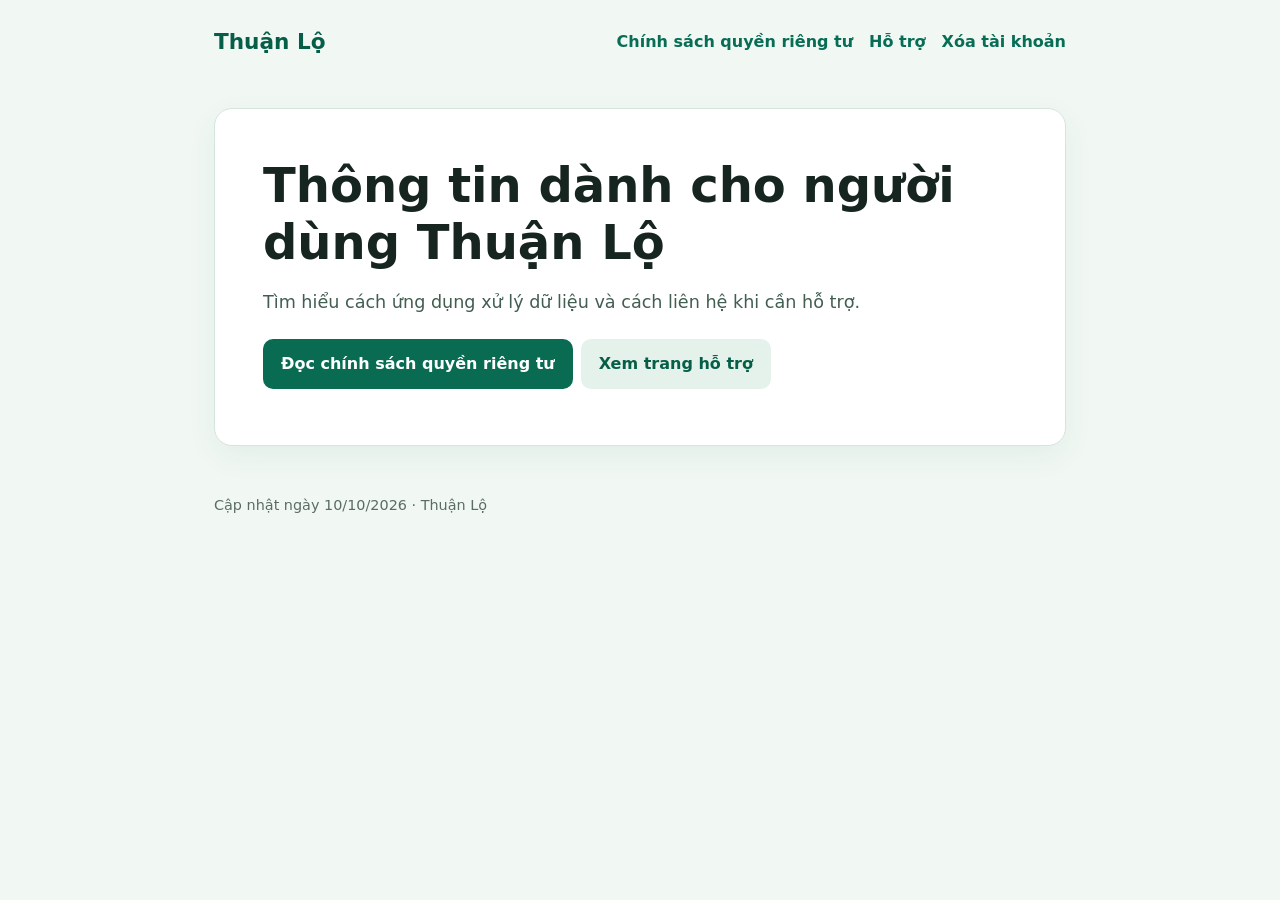
<file: index.html>
<!doctype html>
<html lang="vi"><head><meta charset="utf-8"><meta name="viewport" content="width=device-width, initial-scale=1"><title>Thuận Lộ — Chính sách và hỗ trợ</title><meta name="description" content="Chính sách quyền riêng tư và hướng dẫn hỗ trợ cho ứng dụng Thuận Lộ."><link rel="stylesheet" href="style.css"></head><body><header><a class="brand" href="./">Thuận Lộ</a><nav aria-label="Điều hướng"><a href="privacy.html">Chính sách quyền riêng tư</a><a href="support.html">Hỗ trợ</a><a href="deletion.html">Xóa tài khoản</a></nav></header><main><article class="card"><h1>Thông tin dành cho người dùng Thuận Lộ</h1><p class="lead">Tìm hiểu cách ứng dụng xử lý dữ liệu và cách liên hệ khi cần hỗ trợ.</p><a class="button" href="privacy.html">Đọc chính sách quyền riêng tư</a><a class="button secondary" href="support.html">Xem trang hỗ trợ</a></article></main><footer>Cập nhật ngày 10/10/2026 · Thuận Lộ</footer></body></html>
</file>
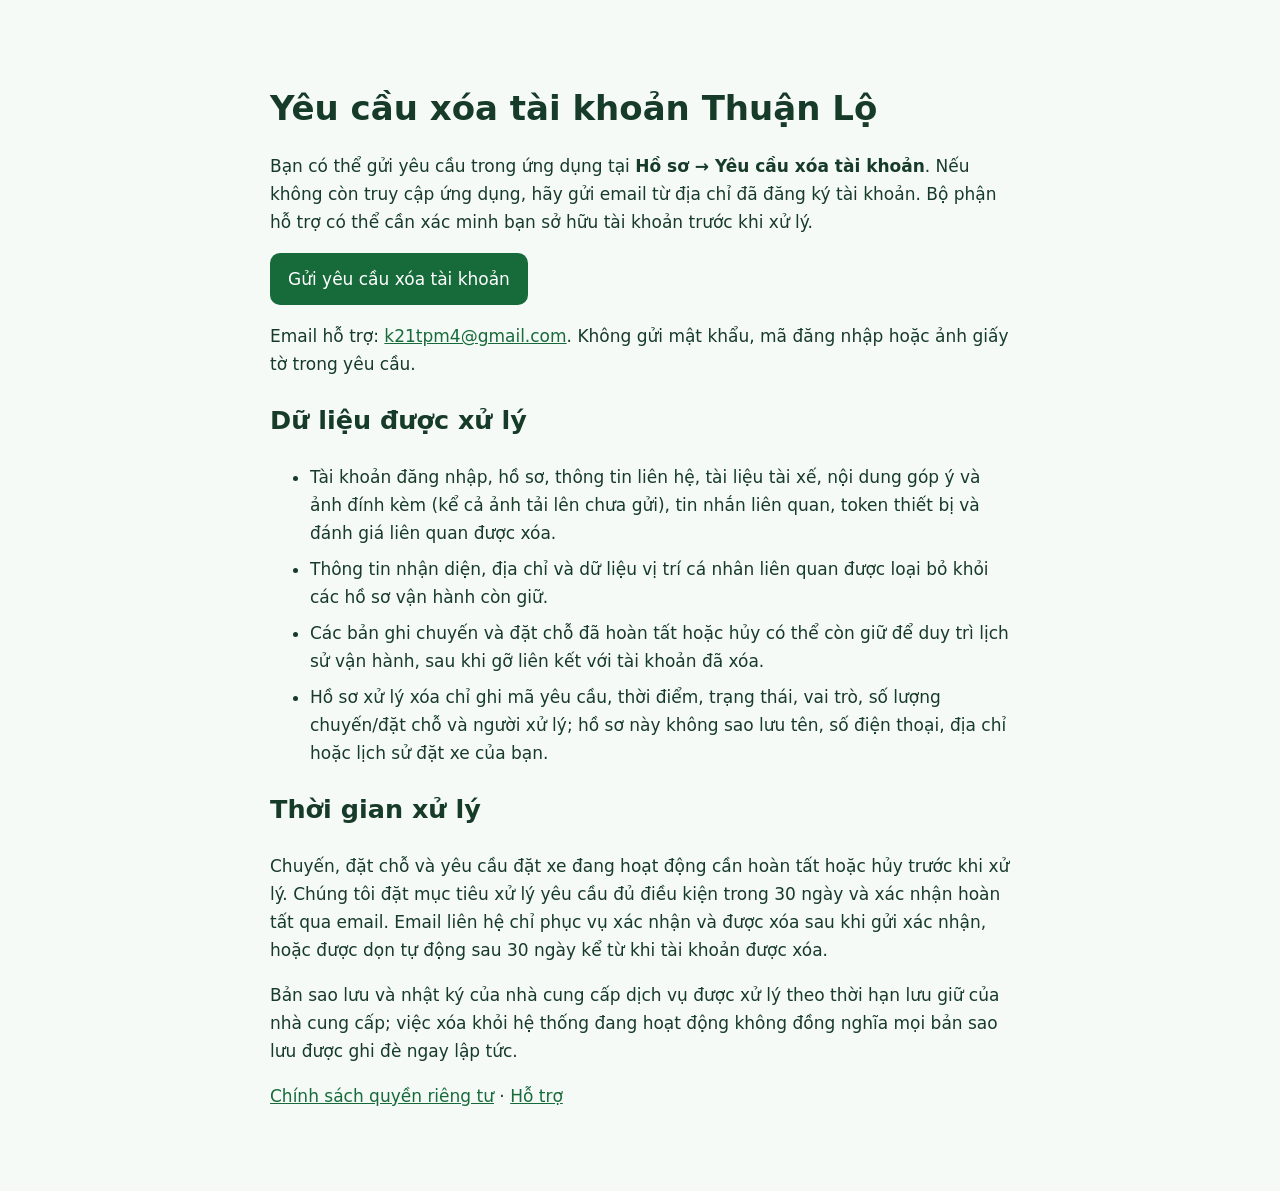
<file: deletion.html>
<!doctype html>
<html lang="vi">
<head>
  <meta charset="utf-8">
  <meta name="viewport" content="width=device-width,initial-scale=1">
  <title>Yêu cầu xóa tài khoản Thuận Lộ</title>
  <style>
    body{font:17px/1.65 system-ui,sans-serif;margin:0;color:#173b29;background:#f6faf7}
    main{max-width:740px;margin:40px auto;padding:24px}
    h1{line-height:1.25}a{color:#176b3a}li{margin-bottom:8px}
    .action{display:inline-block;background:#176b3a;color:white;padding:12px 18px;border-radius:10px;text-decoration:none}
  </style>
</head>
<body>
<main>
  <h1>Yêu cầu xóa tài khoản Thuận Lộ</h1>
  <p>Bạn có thể gửi yêu cầu trong ứng dụng tại <strong>Hồ sơ → Yêu cầu xóa tài khoản</strong>. Nếu không còn truy cập ứng dụng, hãy gửi email từ địa chỉ đã đăng ký tài khoản. Bộ phận hỗ trợ có thể cần xác minh bạn sở hữu tài khoản trước khi xử lý.</p>
  <p><a class="action" href="mailto:k21tpm4@gmail.com?subject=Yeu%20cau%20xoa%20tai%20khoan%20Thuan%20Lo">Gửi yêu cầu xóa tài khoản</a></p>
  <p>Email hỗ trợ: <a href="mailto:k21tpm4@gmail.com">k21tpm4@gmail.com</a>. Không gửi mật khẩu, mã đăng nhập hoặc ảnh giấy tờ trong yêu cầu.</p>
  <h2>Dữ liệu được xử lý</h2>
  <ul>
    <li>Tài khoản đăng nhập, hồ sơ, thông tin liên hệ, tài liệu tài xế, nội dung góp ý và ảnh đính kèm (kể cả ảnh tải lên chưa gửi), tin nhắn liên quan, token thiết bị và đánh giá liên quan được xóa.</li>
    <li>Thông tin nhận diện, địa chỉ và dữ liệu vị trí cá nhân liên quan được loại bỏ khỏi các hồ sơ vận hành còn giữ.</li>
    <li>Các bản ghi chuyến và đặt chỗ đã hoàn tất hoặc hủy có thể còn giữ để duy trì lịch sử vận hành, sau khi gỡ liên kết với tài khoản đã xóa.</li>
    <li>Hồ sơ xử lý xóa chỉ ghi mã yêu cầu, thời điểm, trạng thái, vai trò, số lượng chuyến/đặt chỗ và người xử lý; hồ sơ này không sao lưu tên, số điện thoại, địa chỉ hoặc lịch sử đặt xe của bạn.</li>
  </ul>
  <h2>Thời gian xử lý</h2>
  <p>Chuyến, đặt chỗ và yêu cầu đặt xe đang hoạt động cần hoàn tất hoặc hủy trước khi xử lý. Chúng tôi đặt mục tiêu xử lý yêu cầu đủ điều kiện trong 30 ngày và xác nhận hoàn tất qua email. Email liên hệ chỉ phục vụ xác nhận và được xóa sau khi gửi xác nhận, hoặc được dọn tự động sau 30 ngày kể từ khi tài khoản được xóa.</p>
  <p>Bản sao lưu và nhật ký của nhà cung cấp dịch vụ được xử lý theo thời hạn lưu giữ của nhà cung cấp; việc xóa khỏi hệ thống đang hoạt động không đồng nghĩa mọi bản sao lưu được ghi đè ngay lập tức.</p>
  <p><a href="privacy.html">Chính sách quyền riêng tư</a> · <a href="support.html">Hỗ trợ</a></p>
</main>
</body>
</html>
</file>
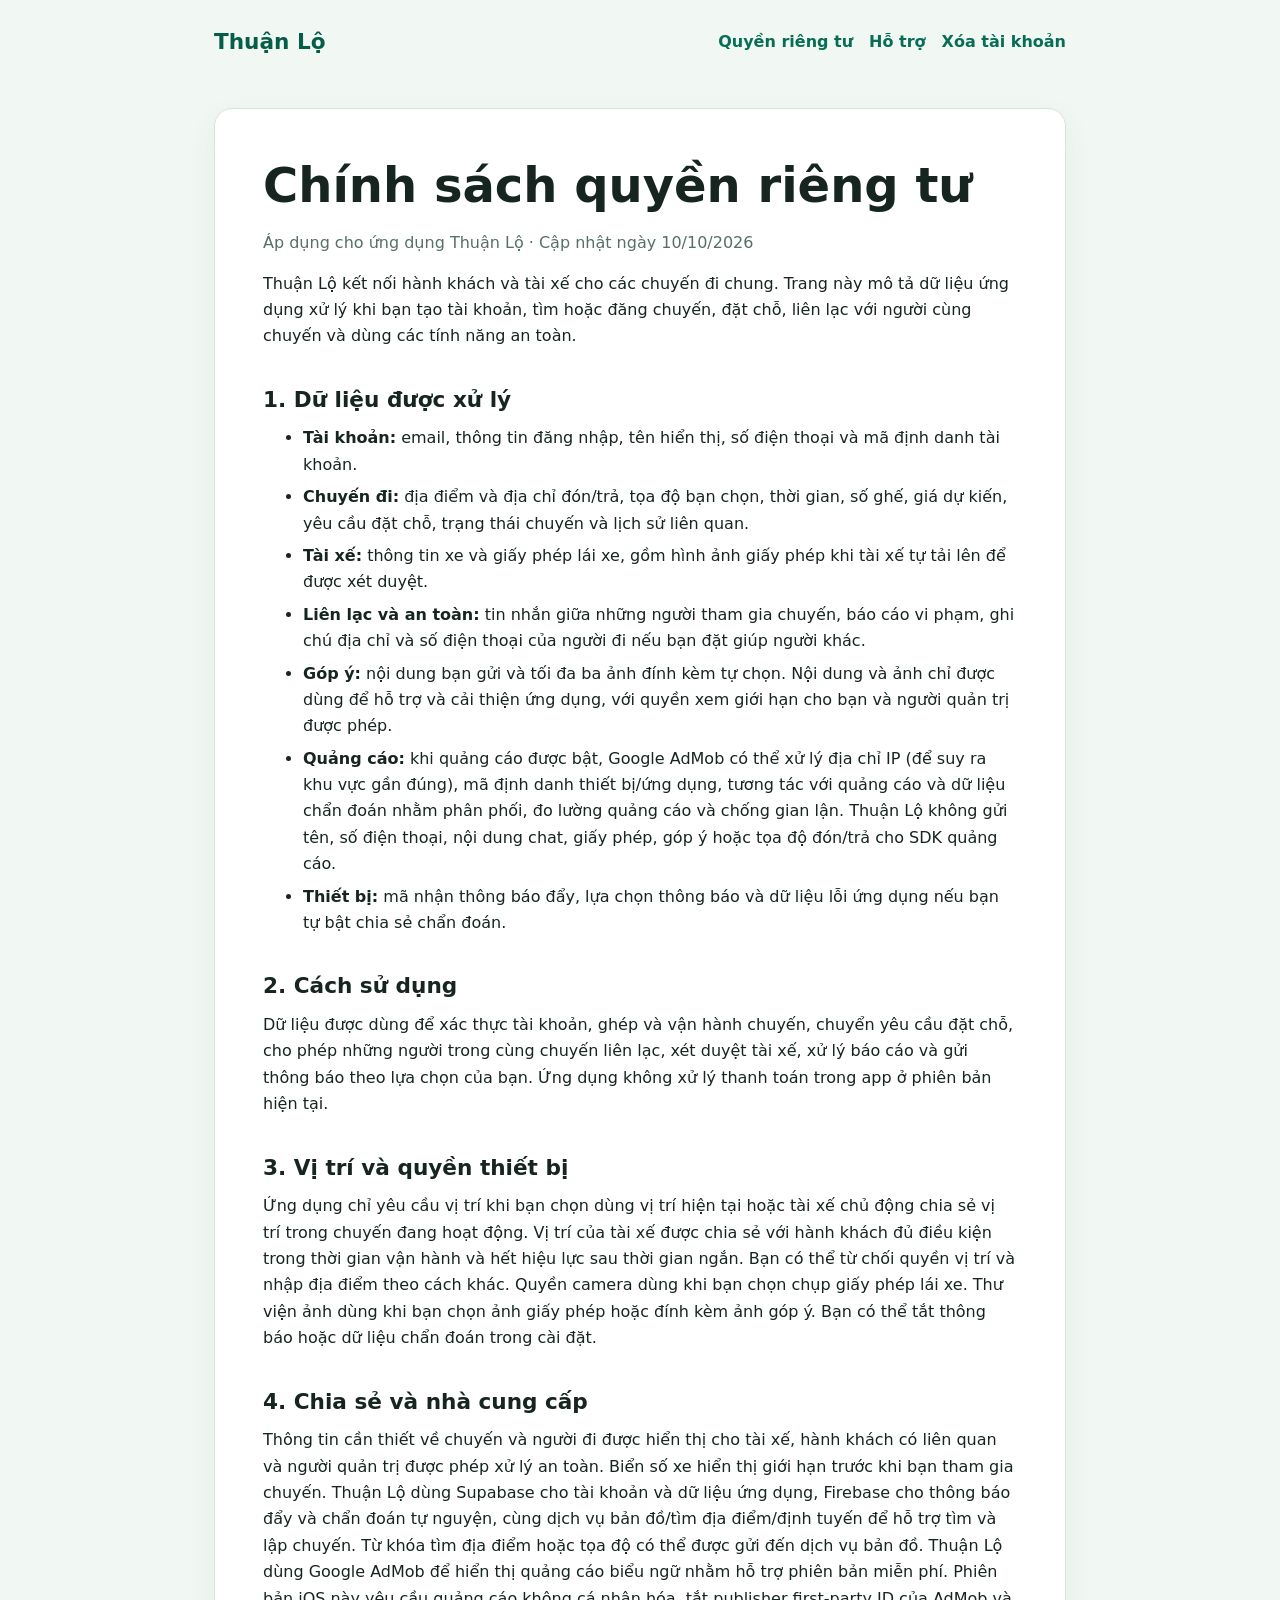
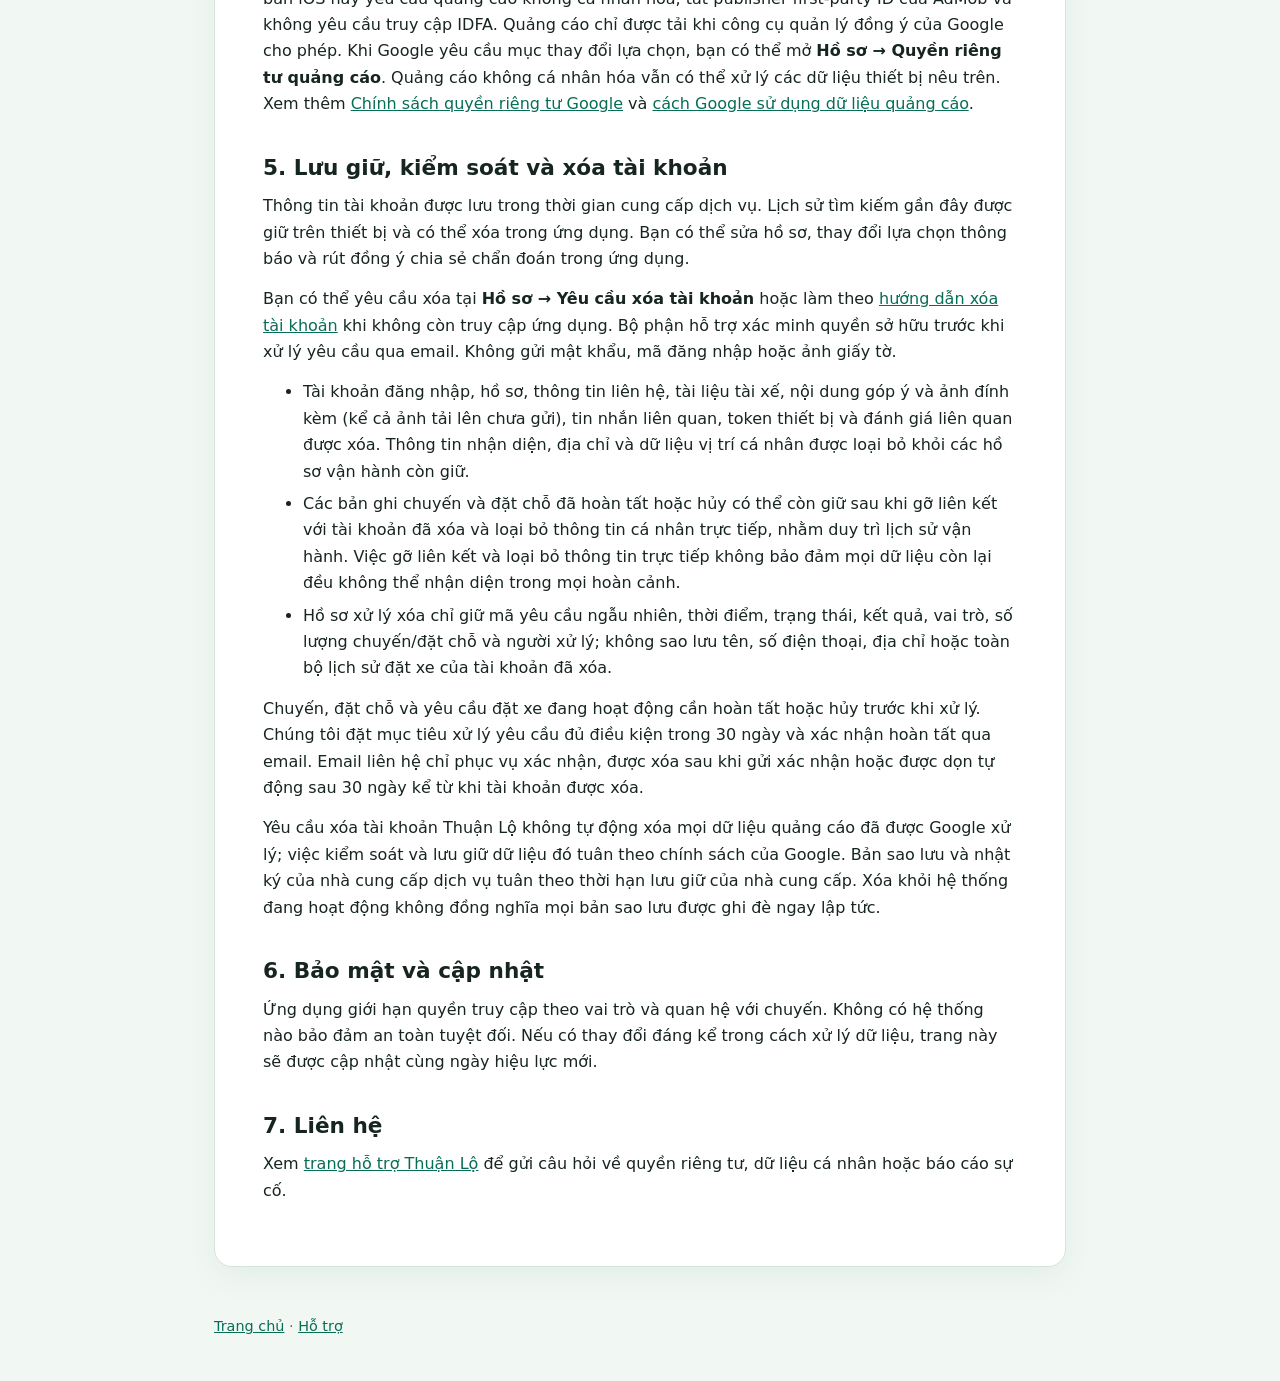
<file: privacy.html>
<!doctype html>
<html lang="vi"><head><meta charset="utf-8"><meta name="viewport" content="width=device-width, initial-scale=1"><title>Chính sách quyền riêng tư — Thuận Lộ</title><meta name="description" content="Cách Thuận Lộ thu thập, sử dụng và bảo vệ dữ liệu của hành khách và tài xế."><link rel="stylesheet" href="style.css"></head><body><header><a class="brand" href="./">Thuận Lộ</a><nav aria-label="Điều hướng"><a href="privacy.html" aria-current="page">Quyền riêng tư</a><a href="support.html">Hỗ trợ</a><a href="deletion.html">Xóa tài khoản</a></nav></header><main><article class="card"><h1>Chính sách quyền riêng tư</h1><p class="muted">Áp dụng cho ứng dụng Thuận Lộ · Cập nhật ngày 10/10/2026</p><p>Thuận Lộ kết nối hành khách và tài xế cho các chuyến đi chung. Trang này mô tả dữ liệu ứng dụng xử lý khi bạn tạo tài khoản, tìm hoặc đăng chuyến, đặt chỗ, liên lạc với người cùng chuyến và dùng các tính năng an toàn.</p><h2>1. Dữ liệu được xử lý</h2><ul><li><strong>Tài khoản:</strong> email, thông tin đăng nhập, tên hiển thị, số điện thoại và mã định danh tài khoản.</li><li><strong>Chuyến đi:</strong> địa điểm và địa chỉ đón/trả, tọa độ bạn chọn, thời gian, số ghế, giá dự kiến, yêu cầu đặt chỗ, trạng thái chuyến và lịch sử liên quan.</li><li><strong>Tài xế:</strong> thông tin xe và giấy phép lái xe, gồm hình ảnh giấy phép khi tài xế tự tải lên để được xét duyệt.</li><li><strong>Liên lạc và an toàn:</strong> tin nhắn giữa những người tham gia chuyến, báo cáo vi phạm, ghi chú địa chỉ và số điện thoại của người đi nếu bạn đặt giúp người khác.</li><li><strong>Góp ý:</strong> nội dung bạn gửi và tối đa ba ảnh đính kèm tự chọn. Nội dung và ảnh chỉ được dùng để hỗ trợ và cải thiện ứng dụng, với quyền xem giới hạn cho bạn và người quản trị được phép.</li><li><strong>Quảng cáo:</strong> khi quảng cáo được bật, Google AdMob có thể xử lý địa chỉ IP (để suy ra khu vực gần đúng), mã định danh thiết bị/ứng dụng, tương tác với quảng cáo và dữ liệu chẩn đoán nhằm phân phối, đo lường quảng cáo và chống gian lận. Thuận Lộ không gửi tên, số điện thoại, nội dung chat, giấy phép, góp ý hoặc tọa độ đón/trả cho SDK quảng cáo.</li><li><strong>Thiết bị:</strong> mã nhận thông báo đẩy, lựa chọn thông báo và dữ liệu lỗi ứng dụng nếu bạn tự bật chia sẻ chẩn đoán.</li></ul><h2>2. Cách sử dụng</h2><p>Dữ liệu được dùng để xác thực tài khoản, ghép và vận hành chuyến, chuyển yêu cầu đặt chỗ, cho phép những người trong cùng chuyến liên lạc, xét duyệt tài xế, xử lý báo cáo và gửi thông báo theo lựa chọn của bạn. Ứng dụng không xử lý thanh toán trong app ở phiên bản hiện tại.</p><h2>3. Vị trí và quyền thiết bị</h2><p>Ứng dụng chỉ yêu cầu vị trí khi bạn chọn dùng vị trí hiện tại hoặc tài xế chủ động chia sẻ vị trí trong chuyến đang hoạt động. Vị trí của tài xế được chia sẻ với hành khách đủ điều kiện trong thời gian vận hành và hết hiệu lực sau thời gian ngắn. Bạn có thể từ chối quyền vị trí và nhập địa điểm theo cách khác. Quyền camera dùng khi bạn chọn chụp giấy phép lái xe. Thư viện ảnh dùng khi bạn chọn ảnh giấy phép hoặc đính kèm ảnh góp ý. Bạn có thể tắt thông báo hoặc dữ liệu chẩn đoán trong cài đặt.</p><h2>4. Chia sẻ và nhà cung cấp</h2><p>Thông tin cần thiết về chuyến và người đi được hiển thị cho tài xế, hành khách có liên quan và người quản trị được phép xử lý an toàn. Biển số xe hiển thị giới hạn trước khi bạn tham gia chuyến. Thuận Lộ dùng Supabase cho tài khoản và dữ liệu ứng dụng, Firebase cho thông báo đẩy và chẩn đoán tự nguyện, cùng dịch vụ bản đồ/tìm địa điểm/định tuyến để hỗ trợ tìm và lập chuyến. Từ khóa tìm địa điểm hoặc tọa độ có thể được gửi đến dịch vụ bản đồ. Thuận Lộ dùng Google AdMob để hiển thị quảng cáo biểu ngữ nhằm hỗ trợ phiên bản miễn phí. Phiên bản iOS này yêu cầu quảng cáo không cá nhân hóa, tắt publisher first-party ID của AdMob và không yêu cầu truy cập IDFA. Quảng cáo chỉ được tải khi công cụ quản lý đồng ý của Google cho phép. Khi Google yêu cầu mục thay đổi lựa chọn, bạn có thể mở <strong>Hồ sơ → Quyền riêng tư quảng cáo</strong>. Quảng cáo không cá nhân hóa vẫn có thể xử lý các dữ liệu thiết bị nêu trên. Xem thêm <a href="https://policies.google.com/privacy">Chính sách quyền riêng tư Google</a> và <a href="https://policies.google.com/technologies/ads">cách Google sử dụng dữ liệu quảng cáo</a>.</p><h2>5. Lưu giữ, kiểm soát và xóa tài khoản</h2><p>Thông tin tài khoản được lưu trong thời gian cung cấp dịch vụ. Lịch sử tìm kiếm gần đây được giữ trên thiết bị và có thể xóa trong ứng dụng. Bạn có thể sửa hồ sơ, thay đổi lựa chọn thông báo và rút đồng ý chia sẻ chẩn đoán trong ứng dụng.</p><p>Bạn có thể yêu cầu xóa tại <strong>Hồ sơ → Yêu cầu xóa tài khoản</strong> hoặc làm theo <a href="deletion.html">hướng dẫn xóa tài khoản</a> khi không còn truy cập ứng dụng. Bộ phận hỗ trợ xác minh quyền sở hữu trước khi xử lý yêu cầu qua email. Không gửi mật khẩu, mã đăng nhập hoặc ảnh giấy tờ.</p><ul><li>Tài khoản đăng nhập, hồ sơ, thông tin liên hệ, tài liệu tài xế, nội dung góp ý và ảnh đính kèm (kể cả ảnh tải lên chưa gửi), tin nhắn liên quan, token thiết bị và đánh giá liên quan được xóa. Thông tin nhận diện, địa chỉ và dữ liệu vị trí cá nhân được loại bỏ khỏi các hồ sơ vận hành còn giữ.</li><li>Các bản ghi chuyến và đặt chỗ đã hoàn tất hoặc hủy có thể còn giữ sau khi gỡ liên kết với tài khoản đã xóa và loại bỏ thông tin cá nhân trực tiếp, nhằm duy trì lịch sử vận hành. Việc gỡ liên kết và loại bỏ thông tin trực tiếp không bảo đảm mọi dữ liệu còn lại đều không thể nhận diện trong mọi hoàn cảnh.</li><li>Hồ sơ xử lý xóa chỉ giữ mã yêu cầu ngẫu nhiên, thời điểm, trạng thái, kết quả, vai trò, số lượng chuyến/đặt chỗ và người xử lý; không sao lưu tên, số điện thoại, địa chỉ hoặc toàn bộ lịch sử đặt xe của tài khoản đã xóa.</li></ul><p>Chuyến, đặt chỗ và yêu cầu đặt xe đang hoạt động cần hoàn tất hoặc hủy trước khi xử lý. Chúng tôi đặt mục tiêu xử lý yêu cầu đủ điều kiện trong 30 ngày và xác nhận hoàn tất qua email. Email liên hệ chỉ phục vụ xác nhận, được xóa sau khi gửi xác nhận hoặc được dọn tự động sau 30 ngày kể từ khi tài khoản được xóa.</p><p>Yêu cầu xóa tài khoản Thuận Lộ không tự động xóa mọi dữ liệu quảng cáo đã được Google xử lý; việc kiểm soát và lưu giữ dữ liệu đó tuân theo chính sách của Google. Bản sao lưu và nhật ký của nhà cung cấp dịch vụ tuân theo thời hạn lưu giữ của nhà cung cấp. Xóa khỏi hệ thống đang hoạt động không đồng nghĩa mọi bản sao lưu được ghi đè ngay lập tức.</p><h2>6. Bảo mật và cập nhật</h2><p>Ứng dụng giới hạn quyền truy cập theo vai trò và quan hệ với chuyến. Không có hệ thống nào bảo đảm an toàn tuyệt đối. Nếu có thay đổi đáng kể trong cách xử lý dữ liệu, trang này sẽ được cập nhật cùng ngày hiệu lực mới.</p><h2>7. Liên hệ</h2><p>Xem <a href="support.html">trang hỗ trợ Thuận Lộ</a> để gửi câu hỏi về quyền riêng tư, dữ liệu cá nhân hoặc báo cáo sự cố.</p></article></main><footer><a href="./">Trang chủ</a> · <a href="support.html">Hỗ trợ</a></footer></body></html>
</file>
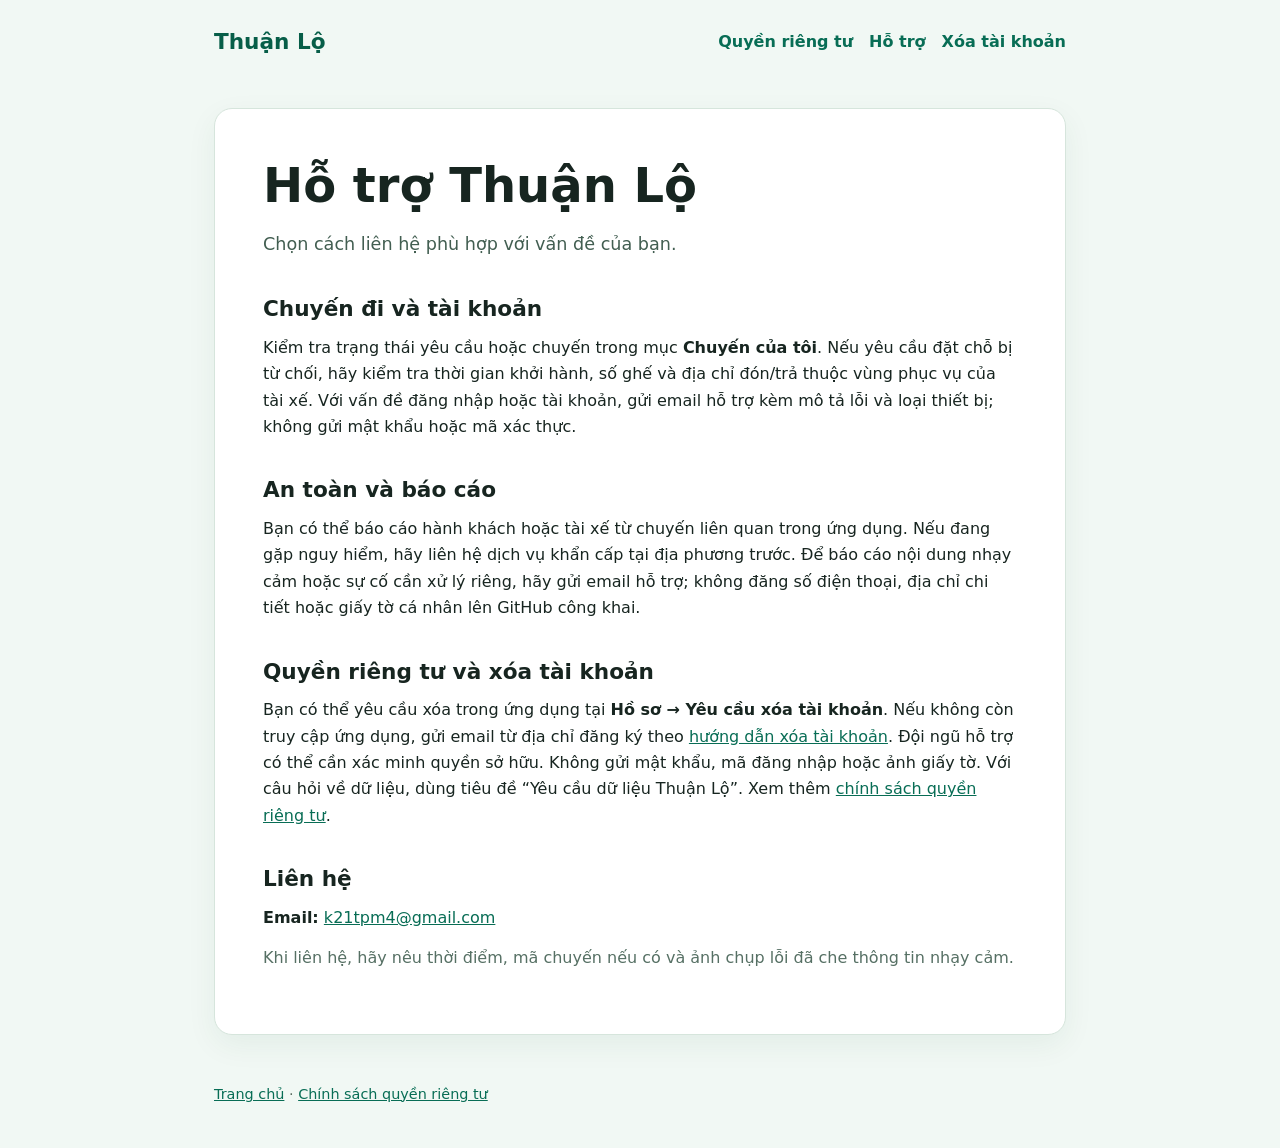
<file: support.html>
<!doctype html>
<html lang="vi"><head><meta charset="utf-8"><meta name="viewport" content="width=device-width, initial-scale=1"><title>Hỗ trợ — Thuận Lộ</title><meta name="description" content="Cách nhận hỗ trợ về tài khoản, chuyến đi, tài xế, báo cáo an toàn và dữ liệu cá nhân trong Thuận Lộ."><link rel="stylesheet" href="style.css"></head><body><header><a class="brand" href="./">Thuận Lộ</a><nav aria-label="Điều hướng"><a href="privacy.html">Quyền riêng tư</a><a href="support.html" aria-current="page">Hỗ trợ</a><a href="deletion.html">Xóa tài khoản</a></nav></header><main><article class="card"><h1>Hỗ trợ Thuận Lộ</h1><p class="lead">Chọn cách liên hệ phù hợp với vấn đề của bạn.</p><h2>Chuyến đi và tài khoản</h2><p>Kiểm tra trạng thái yêu cầu hoặc chuyến trong mục <strong>Chuyến của tôi</strong>. Nếu yêu cầu đặt chỗ bị từ chối, hãy kiểm tra thời gian khởi hành, số ghế và địa chỉ đón/trả thuộc vùng phục vụ của tài xế. Với vấn đề đăng nhập hoặc tài khoản, gửi email hỗ trợ kèm mô tả lỗi và loại thiết bị; không gửi mật khẩu hoặc mã xác thực.</p><h2>An toàn và báo cáo</h2><p>Bạn có thể báo cáo hành khách hoặc tài xế từ chuyến liên quan trong ứng dụng. Nếu đang gặp nguy hiểm, hãy liên hệ dịch vụ khẩn cấp tại địa phương trước. Để báo cáo nội dung nhạy cảm hoặc sự cố cần xử lý riêng, hãy gửi email hỗ trợ; không đăng số điện thoại, địa chỉ chi tiết hoặc giấy tờ cá nhân lên GitHub công khai.</p><h2>Quyền riêng tư và xóa tài khoản</h2><p>Bạn có thể yêu cầu xóa trong ứng dụng tại <strong>Hồ sơ → Yêu cầu xóa tài khoản</strong>. Nếu không còn truy cập ứng dụng, gửi email từ địa chỉ đăng ký theo <a href="deletion.html">hướng dẫn xóa tài khoản</a>. Đội ngũ hỗ trợ có thể cần xác minh quyền sở hữu. Không gửi mật khẩu, mã đăng nhập hoặc ảnh giấy tờ. Với câu hỏi về dữ liệu, dùng tiêu đề “Yêu cầu dữ liệu Thuận Lộ”. Xem thêm <a href="privacy.html">chính sách quyền riêng tư</a>.</p><h2>Liên hệ</h2><p><strong>Email:</strong> <a href="mailto:k21tpm4@gmail.com">k21tpm4@gmail.com</a></p><p class="muted">Khi liên hệ, hãy nêu thời điểm, mã chuyến nếu có và ảnh chụp lỗi đã che thông tin nhạy cảm.</p></article></main><footer><a href="./">Trang chủ</a> · <a href="privacy.html">Chính sách quyền riêng tư</a></footer></body></html>
</file>
<file: style.css>
:root{color-scheme:light;font-family:system-ui,-apple-system,BlinkMacSystemFont,"Segoe UI",sans-serif;color:#172520;background:#f1f8f4}*{box-sizing:border-box}body{margin:0;line-height:1.65}header,main,footer{max-width:900px;margin:auto;padding:24px}header{display:flex;align-items:center;justify-content:space-between;gap:18px}nav{display:flex;flex-wrap:wrap;gap:16px}a{color:#086d55}nav a{font-weight:650;text-decoration:none}nav a:hover,nav a:focus{text-decoration:underline}.brand{font-size:1.35rem;font-weight:800;color:#075e48;text-decoration:none}.card{background:white;border:1px solid #d6e5dc;border-radius:18px;padding:clamp(24px,5vw,48px);box-shadow:0 10px 30px #164e3610}h1{font-size:clamp(2rem,5vw,3rem);line-height:1.2;margin:0 0 16px}h2{font-size:1.35rem;margin:32px 0 8px}h3{font-size:1.05rem;margin:20px 0 6px}p,ul{margin:0 0 14px}li{margin:6px 0}.lead{font-size:1.1rem;color:#425e51}.muted{color:#567064}.button{display:inline-block;background:#096b52;color:white;padding:12px 18px;border-radius:10px;font-weight:700;text-decoration:none;margin:8px 8px 8px 0}.button.secondary{background:#e4f2eb;color:#075e48}footer{font-size:.9rem;color:#5b6d62;padding-bottom:42px}@media(max-width:600px){header{align-items:flex-start;flex-direction:column}nav{gap:10px}}
</file>
